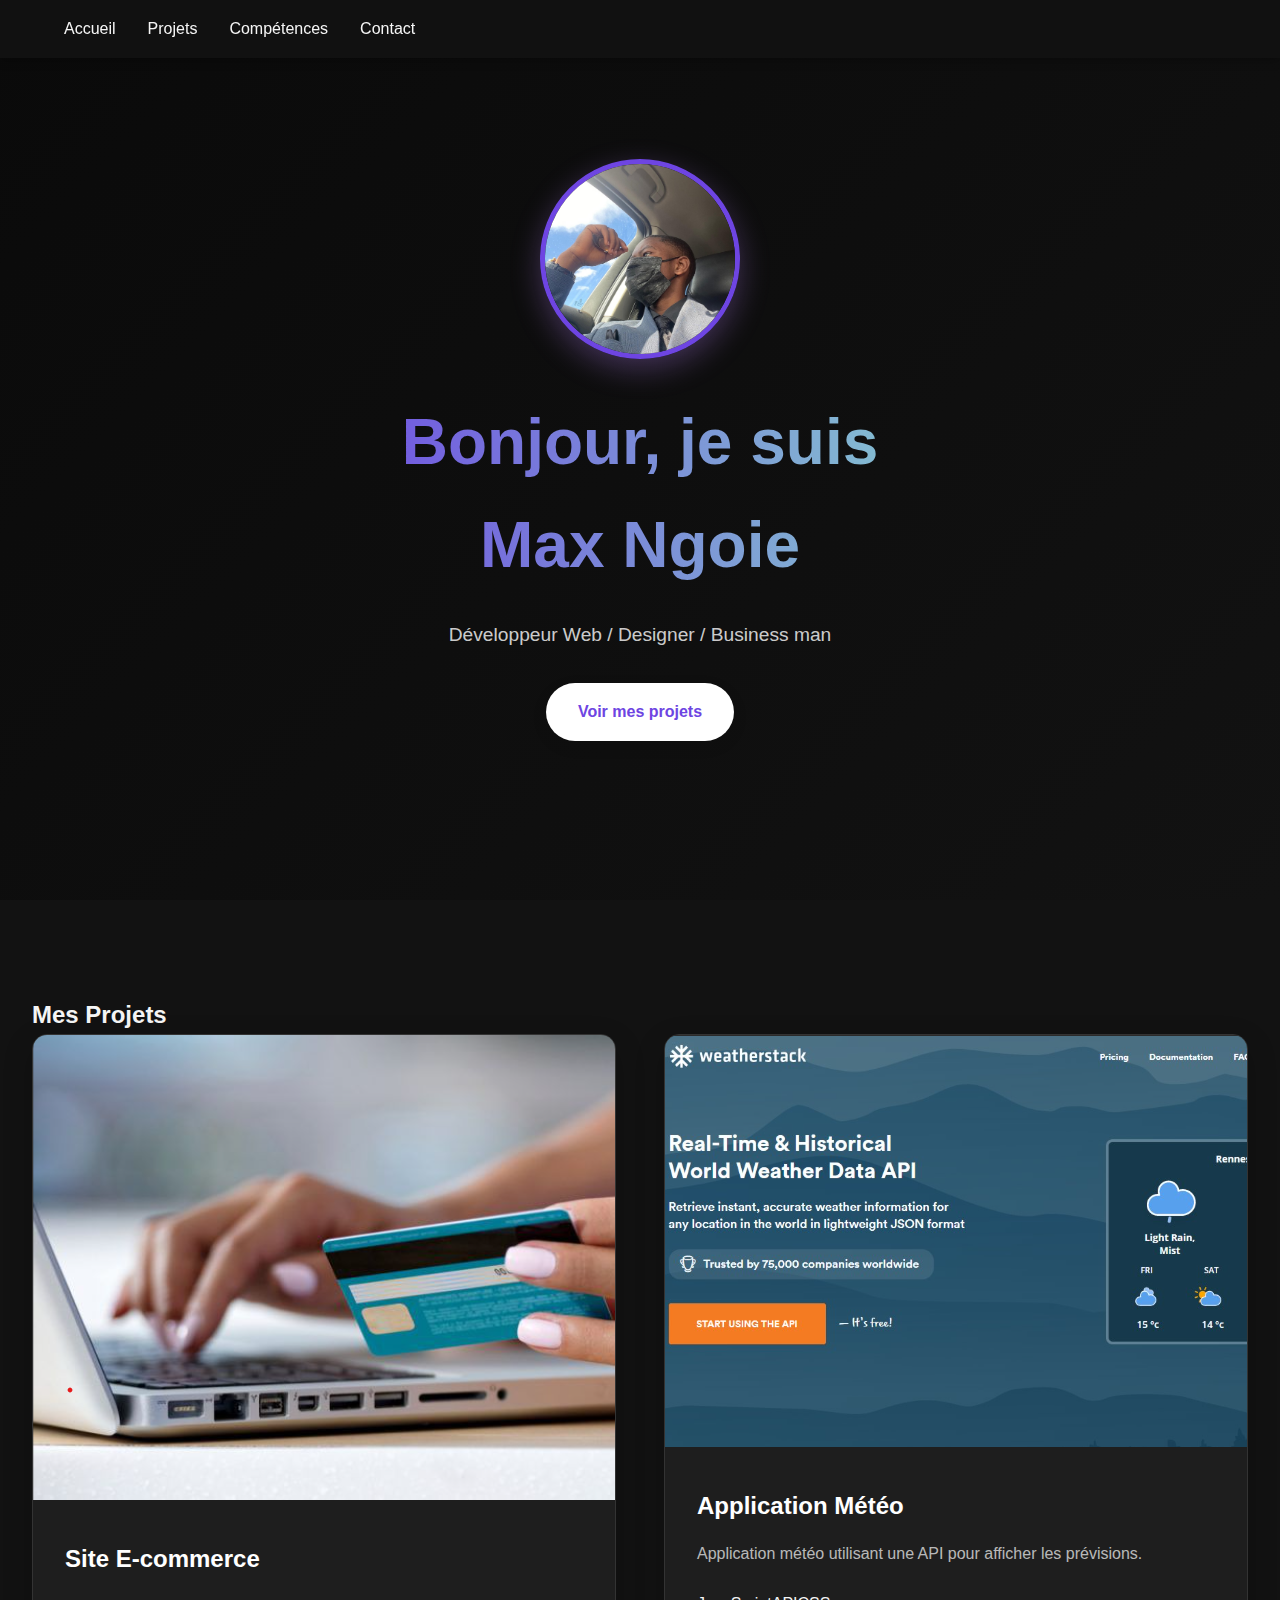
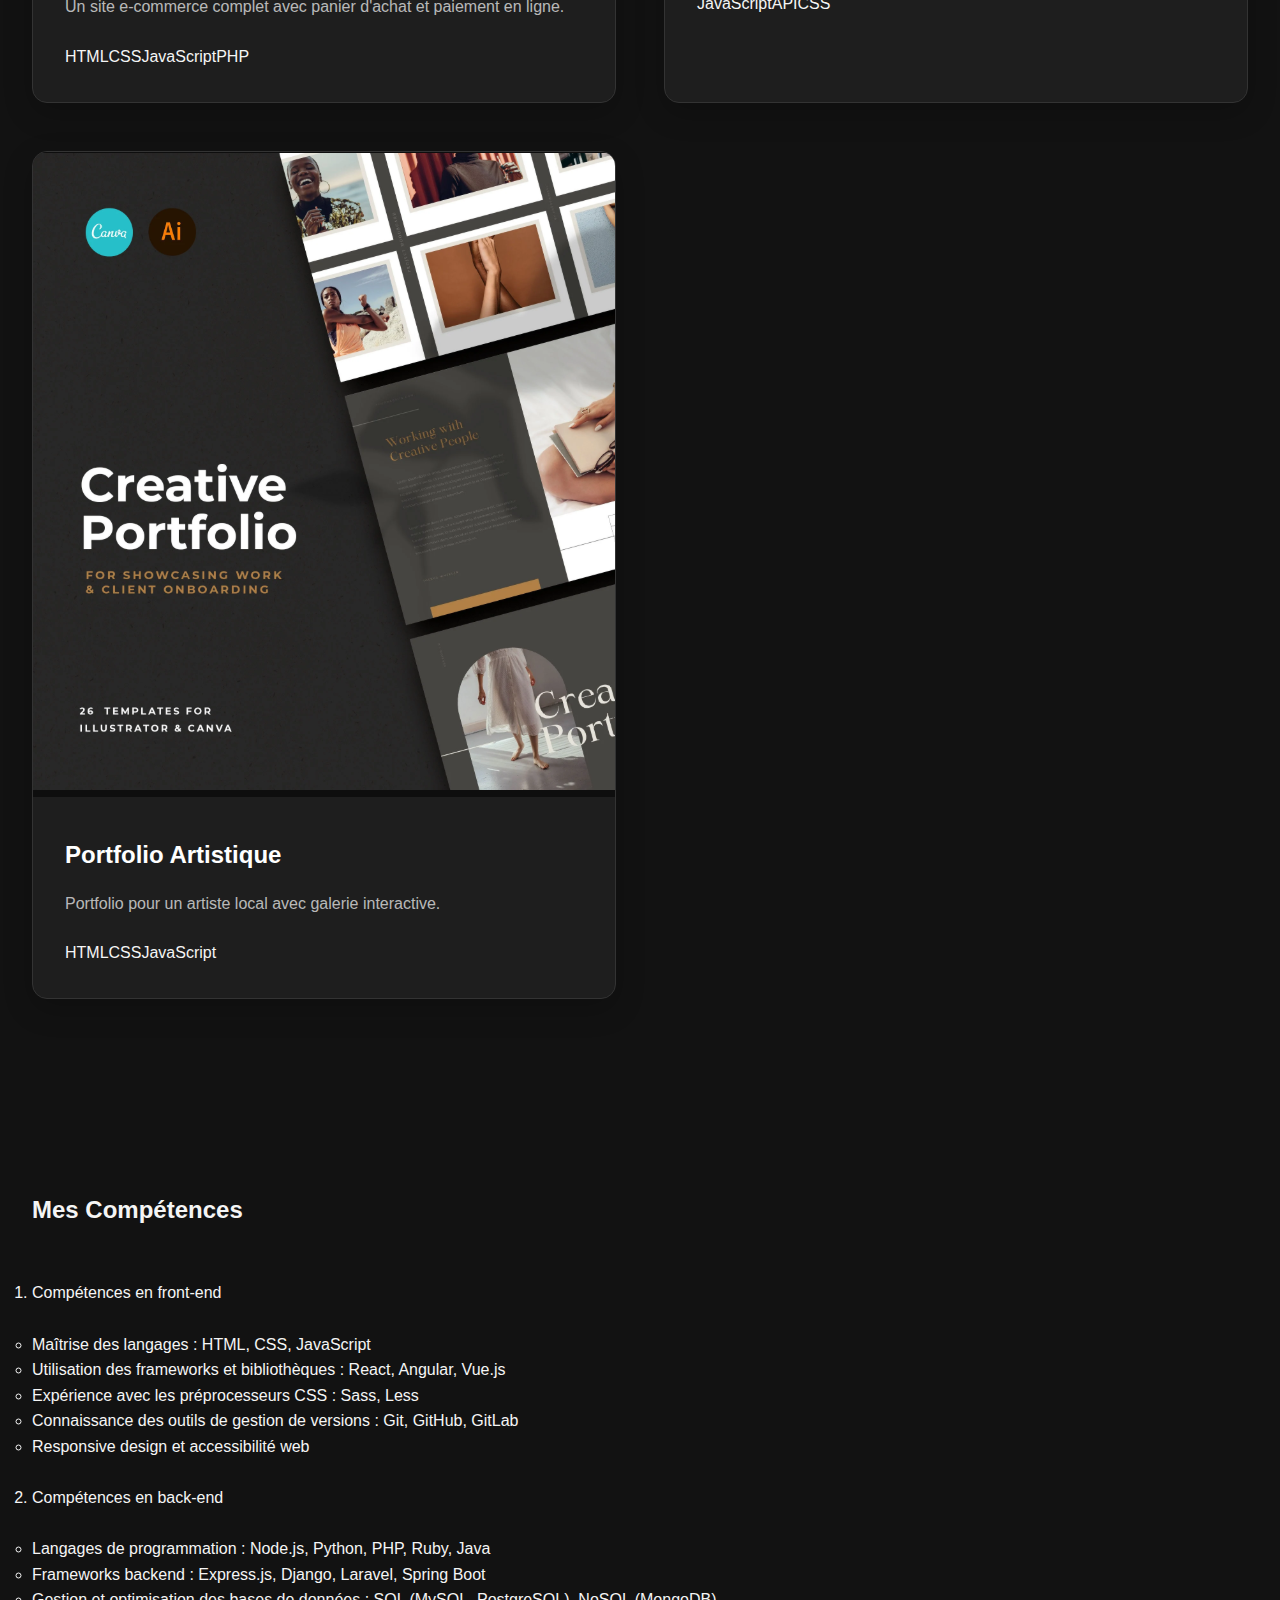
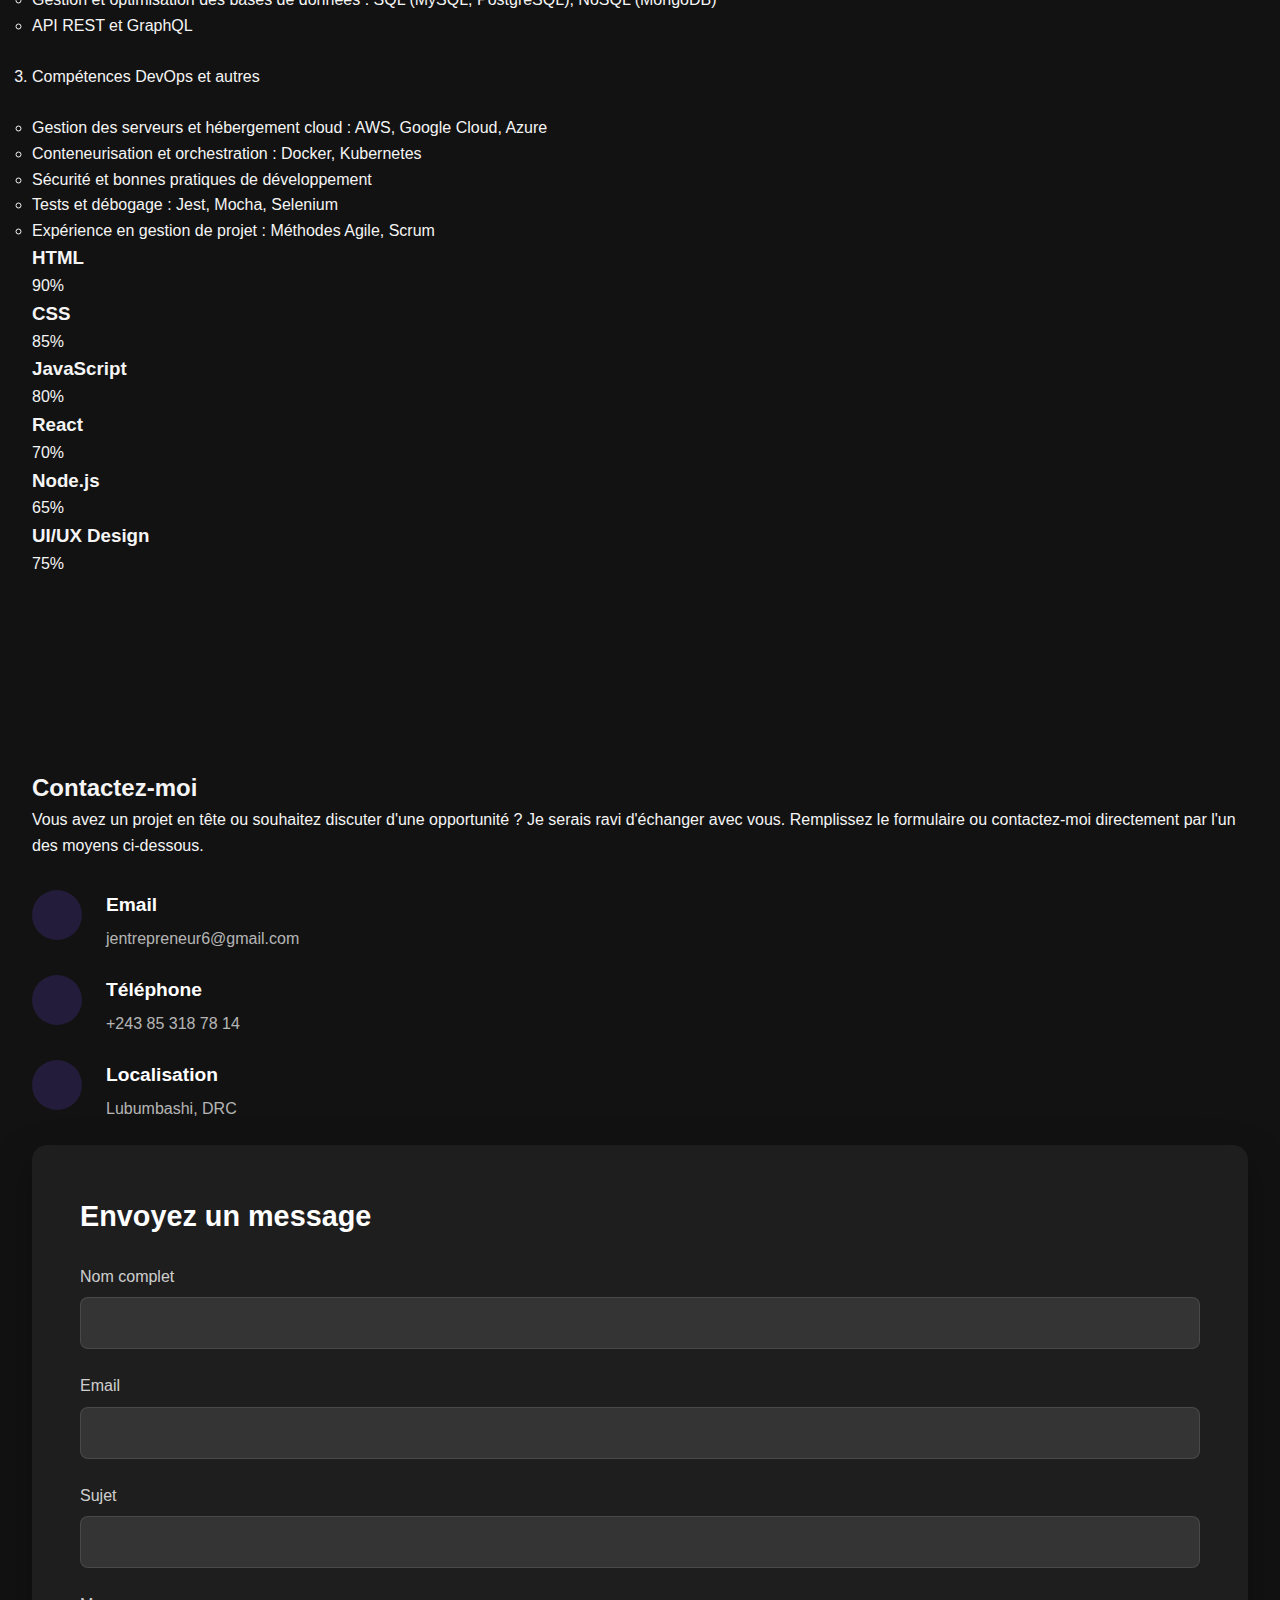
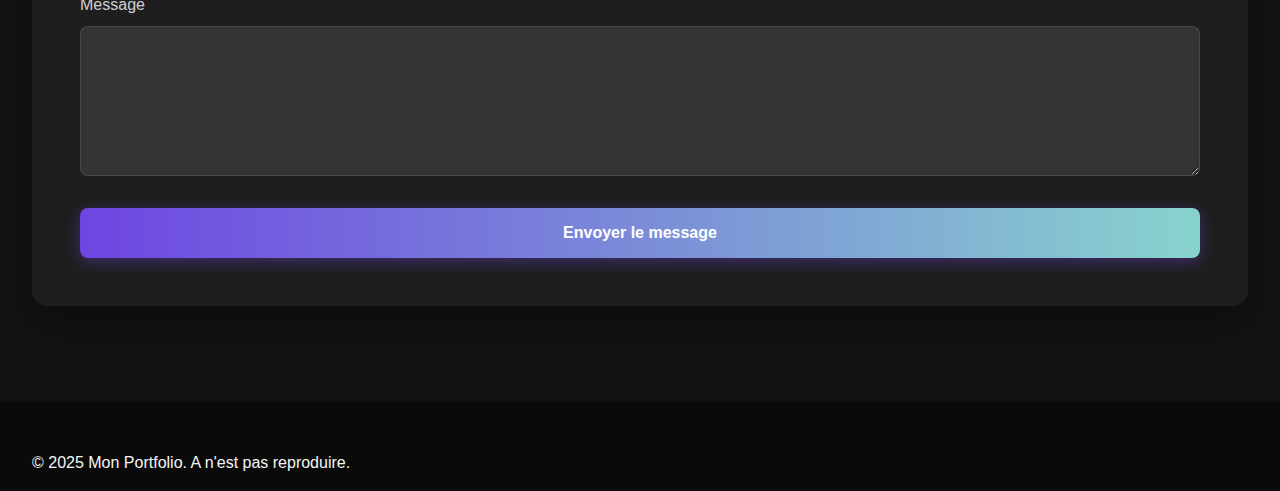
<file: index.html>
<!DOCTYPE html>
<html lang="fr">
<head>
    <meta charset="UTF-8">
    <meta name="viewport" content="width=device-width, initial-scale=1.0">
    <title>Mon Portfolio</title>
    <link rel="stylesheet" href="style.css">
</head>
<body>
    <header>
        <nav>
            <ul>
                <li><a href="#accueil">Accueil</a></li>
                <li><a href="#projets">Projets</a></li>
                <li><a href="#competences">Compétences</a></li>
                <li><a href="#contact">Contact</a></li>
            </ul>
        </nav>
    </header>

    <section id="accueil" class="hero">
        <div class="hero-content">
            <div class="profile-pic">
                <img src="jeune.jpg" alt="Ma photo de profil">
            </div>

            <h1>Bonjour, je suis <span class='highlight'>Max Ngoie </span></h1>
            <p>Développeur Web / Designer / Business man</p>
            <a href="#projets" class="btn">Voir mes projets</a>
        </div>
    </section>

    <section id="projets" class="projects">
        <h2>Mes Projets</h2>
        <div class="project-grid">
            <!-- Les projets seront ajoutés dynamiquement avec JavaScript -->
        </div>
    </section>

    <section id="competences" class="skills">
        <h2>Mes Compétences</h2><br><br>
        <div class="skills-container">
            <ol>
            <li> Compétences en front-end</li><br>
                <ul>
                    <li>Maîtrise des langages : HTML, CSS, JavaScript</li>

                    <li>Utilisation des frameworks et bibliothèques : React, Angular, Vue.js</li>

                    <li>Expérience avec les préprocesseurs CSS : Sass, Less</li>

                    <li>Connaissance des outils de gestion de versions : Git, GitHub, GitLab</li>

                    <li>Responsive design et accessibilité web</li><br>
</ul>
            <li> Compétences en back-end</li><br>
                <ul>
                    <li>Langages de programmation : Node.js, Python, PHP, Ruby, Java</li>

                    <li>Frameworks backend : Express.js, Django, Laravel, Spring Boot</li>

                    <li>Gestion et optimisation des bases de données : SQL (MySQL, PostgreSQL), NoSQL (MongoDB)</li>

                    <li>API REST et GraphQL</li><br>
</ul>
            <li> Compétences DevOps et autres</li><br>
                <ul>
                    <li>Gestion des serveurs et hébergement cloud : AWS, Google Cloud, Azure</li>

                    <li>Conteneurisation et orchestration : Docker, Kubernetes</li>

                    <li>Sécurité et bonnes pratiques de développement</li>

                    <li>Tests et débogage : Jest, Mocha, Selenium</li>

                    <li>Expérience en gestion de projet : Méthodes Agile, Scrum</li>
</ul>
</ol>
        </div>
    </section>

    <section id="contact" class="contact">
        <h2>Contactez-moi</h2>

        <p>Vous avez un projet en tête ou souhaitez discuter d'une opportunité ? Je serais ravi d'échanger avec vous. Remplissez le formulaire ou contactez-moi directement par l'un des moyens ci-dessous.</p>
            
        <div class="contact-details">
            <div class="contact-item">
                <div class="contact-icon">
                    <i class="fas fa-envelope"></i>
                </div>
                <div class="contact-text">
                    <h3>Email</h3>
                    <a href="mailto:jentrepreneur6@gmail.com">jentrepreneur6@gmail.com</a>
                </div>
            </div>
            
            <div class="contact-item">
                <div class="contact-icon">
                    <i class="fas fa-phone-alt"></i>
                </div>
                <div class="contact-text">
                    <h3>Téléphone</h3>
                    <a href="tel:+243853187814">+243 85 318 78 14</a>
                </div>
            </div>
            
            <div class="contact-item">
                <div class="contact-icon">
                    <i class="fas fa-map-marker-alt"></i>
                </div>
                <div class="contact-text">
                    <h3>Localisation</h3>
                    <span>Lubumbashi, DRC</span>
                </div>
            </div>
        </div>
    </div>
    
    <div class="contact-form">
        <h3>Envoyez un message</h3>
        <form id="contactForm">
            <div class="form-group">
                <label for="name">Nom complet</label>
                <input type="text" id="name" class="form-control" required>
            </div>
            
            <div class="form-group">
                <label for="email">Email</label>
                <input type="email" id="email" class="form-control" required>
            </div>
            
            <div class="form-group">
                <label for="subject">Sujet</label>
                <input type="text" id="subject" class="form-control" required>
            </div>
            
            <div class="form-group">
                <label for="message">Message</label>
                <textarea id="message" class="form-control" required></textarea>
            </div>
            
            <button type="submit" class="submit-btn">Envoyer le message</button>
        </form>
    </div>
</div>

    </section>

    <footer>
        <p>&copy; 2025 Mon Portfolio. A n'est pas reproduire. </p>
    </footer>

    <script src="script.js"></script>
</body>
</html>
</file>
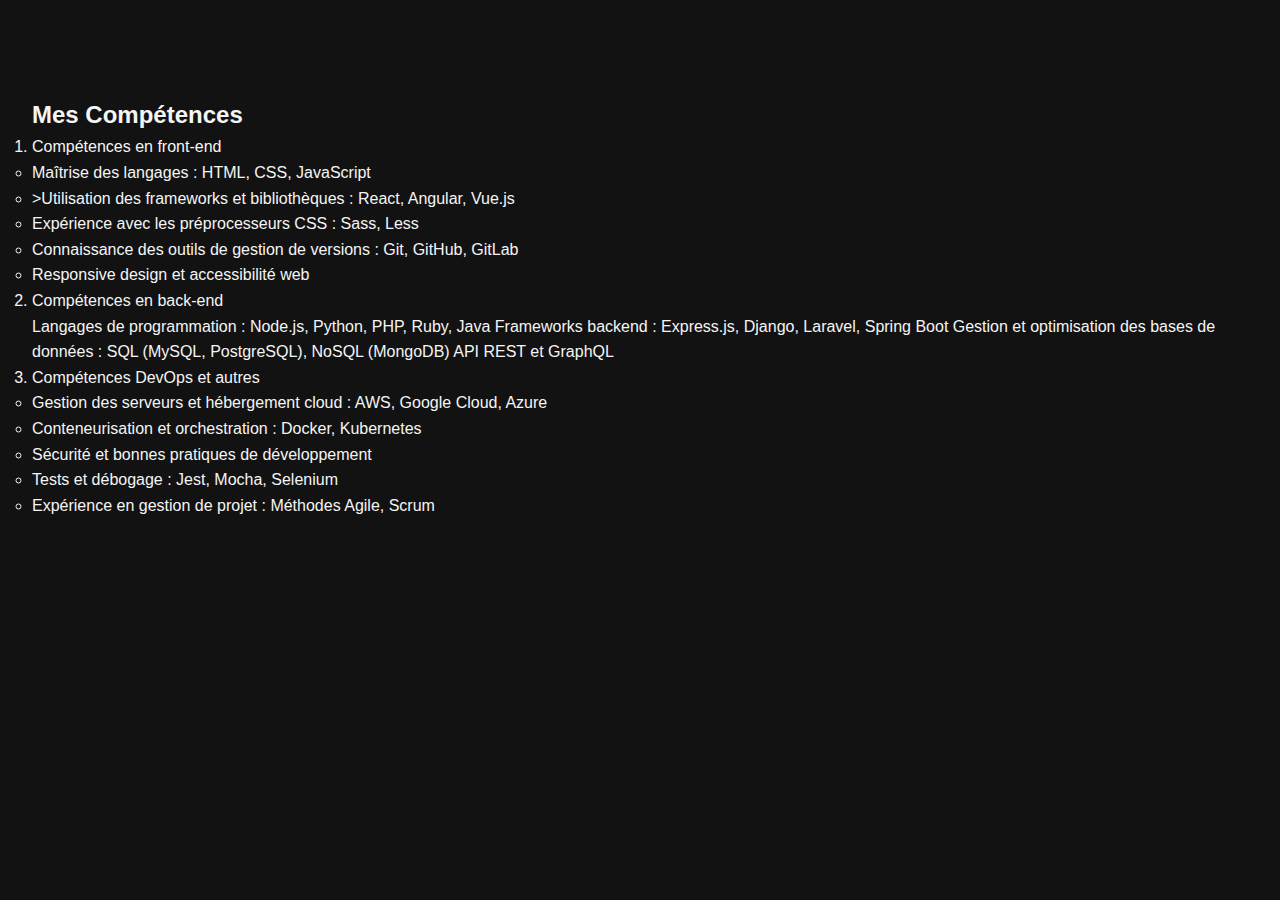
<file: competences.html>
<!DOCTYPE html>
<html lang="en">
<head>
    <meta charset="UTF-8">
    <meta name="viewport" content="width=device-width, initial-scale=1.0">
    <title>Competences</title>
    <link rel="stylesheet" href="portfolio.html">
    <link rel="stylesheet" href="style.css">



</head>
<body>
    <section id="competences" class="skills">
        <h2>Mes Compétences</h2>
        <div class="skills-container">
            <ol>
                <li> Compétences en front-end</li>
                    <ul>
                        <li>Maîtrise des langages : HTML, CSS, JavaScript</li>

                        <li>>Utilisation des frameworks et bibliothèques : React, Angular, Vue.js</li>

                        <li>Expérience avec les préprocesseurs CSS : Sass, Less</li>

                        <li>Connaissance des outils de gestion de versions : Git, GitHub, GitLab</li>

                        <li>Responsive design et accessibilité web</li>
</ul>

                 <li>Compétences en back-end</li>
                    <ul>
                        <l1>Langages de programmation : Node.js, Python, PHP, Ruby, Java</li>

                        <l1>Frameworks backend : Express.js, Django, Laravel, Spring Boot</li>

                        <l1>Gestion et optimisation des bases de données : SQL (MySQL, PostgreSQL), NoSQL (MongoDB)</li>

                        <l1>API REST et GraphQL</li>
</ul>
                <li> Compétences DevOps et autres</li>
                    <ul>
                        <li>Gestion des serveurs et hébergement cloud : AWS, Google Cloud, Azure</li>

                        <li>Conteneurisation et orchestration : Docker, Kubernetes</li>

                        <li>Sécurité et bonnes pratiques de développement</li>

                        <li>Tests et débogage : Jest, Mocha, Selenium</li>

                        <li>Expérience en gestion de projet : Méthodes Agile, Scrum</li>
</ul>
            </ul>
    
        </div>
    </section>

</body>
</html>
</file>
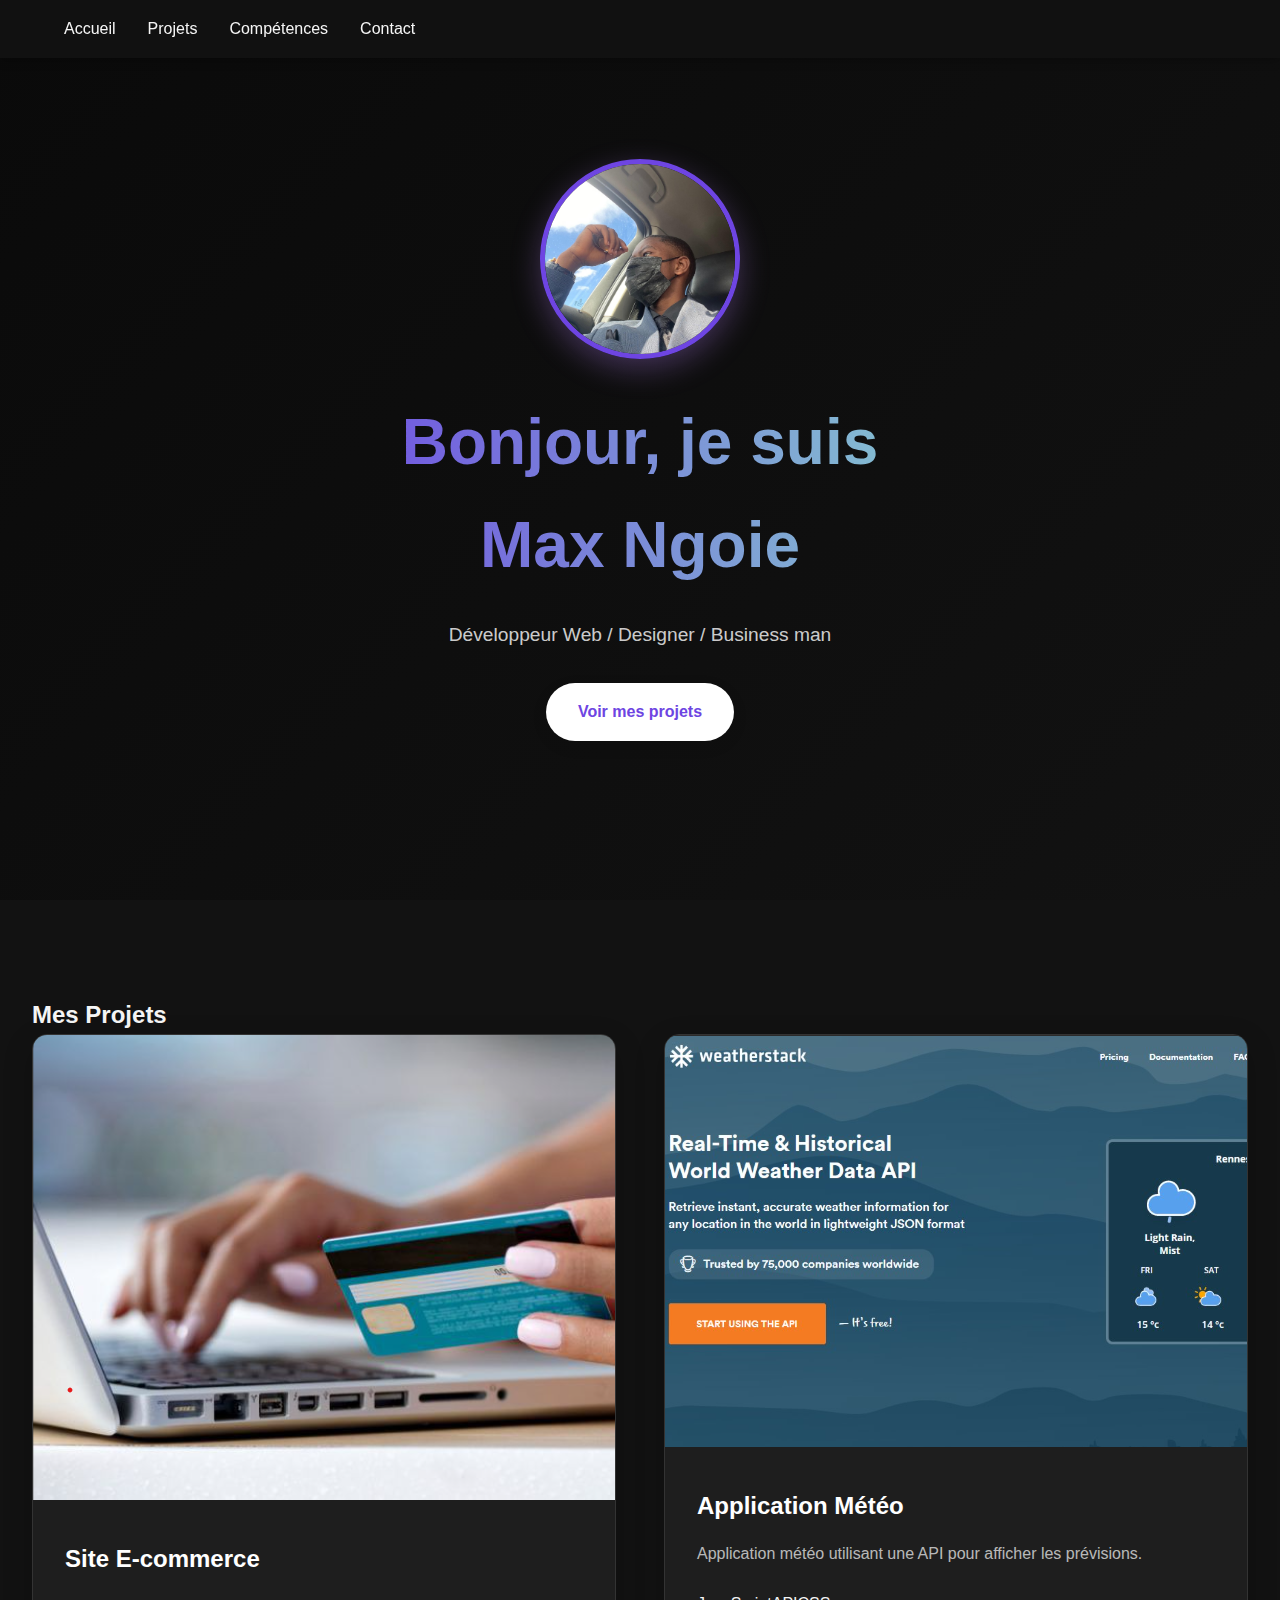
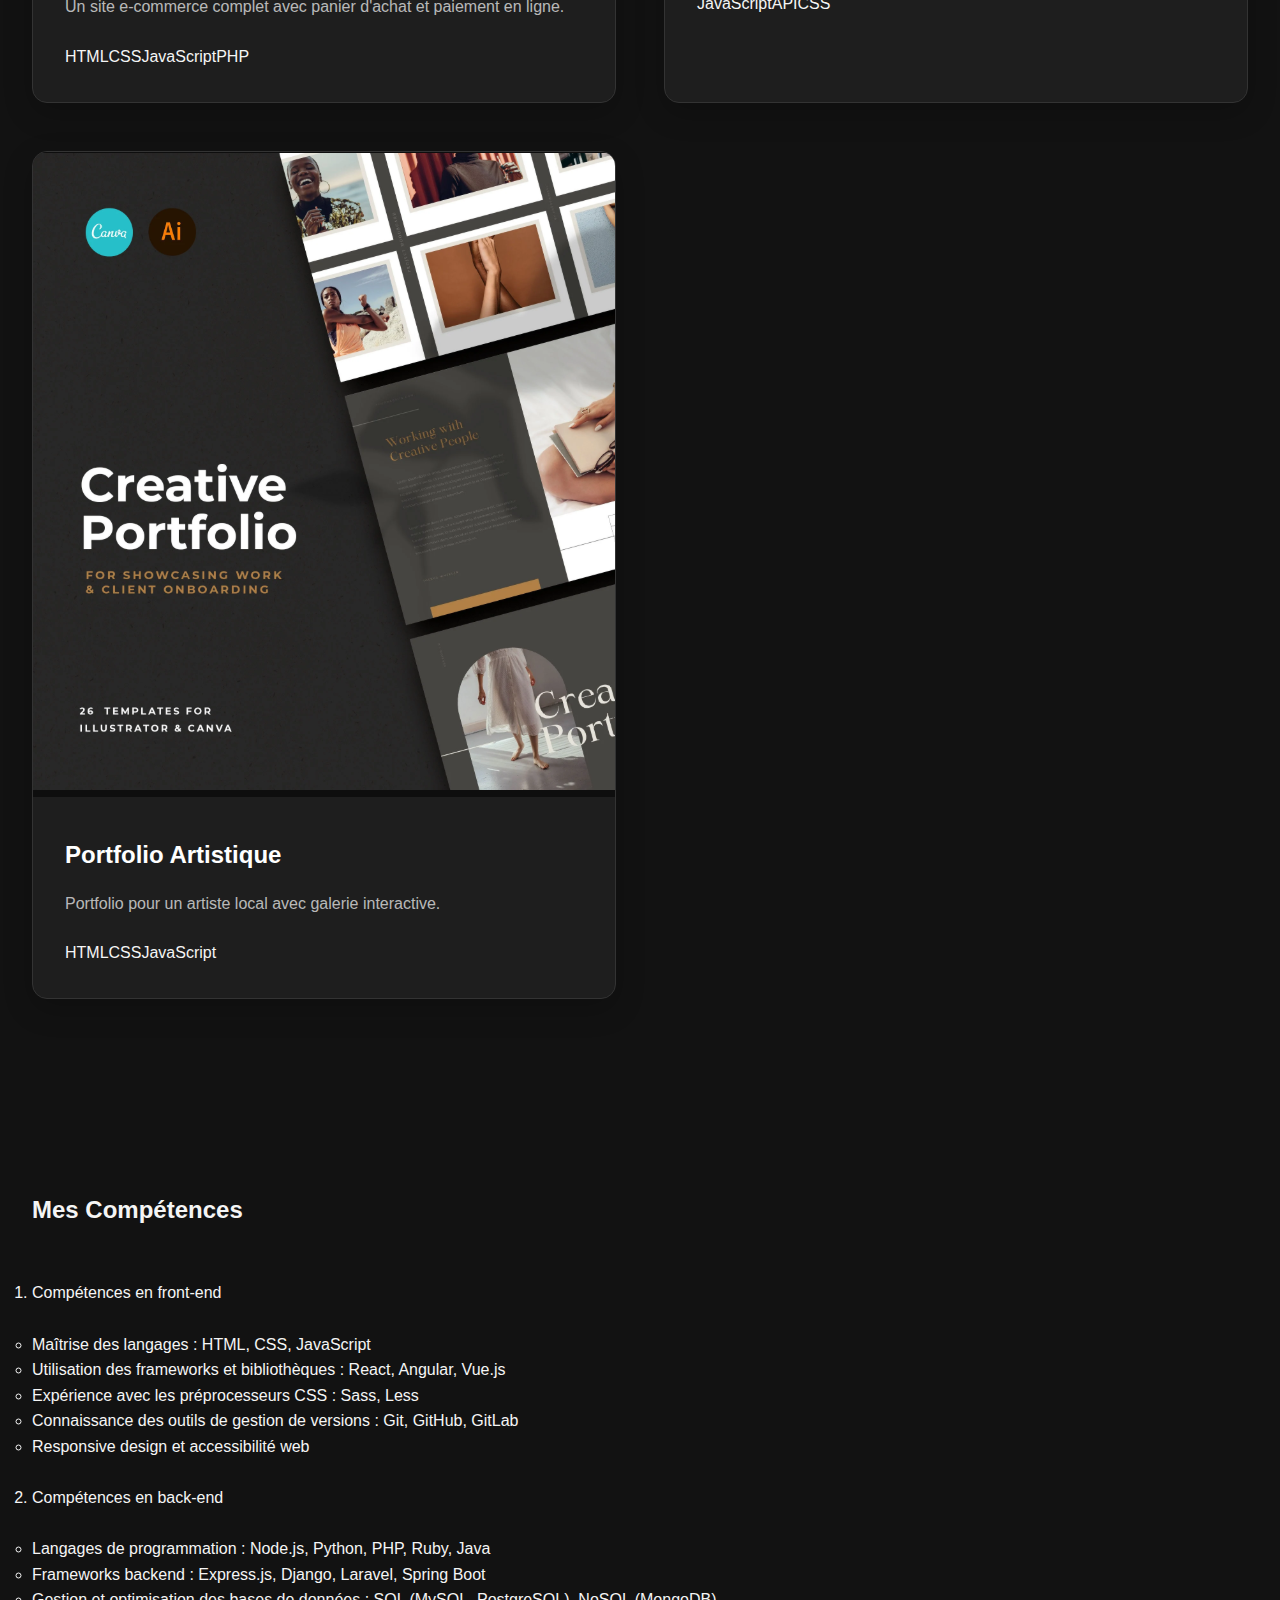
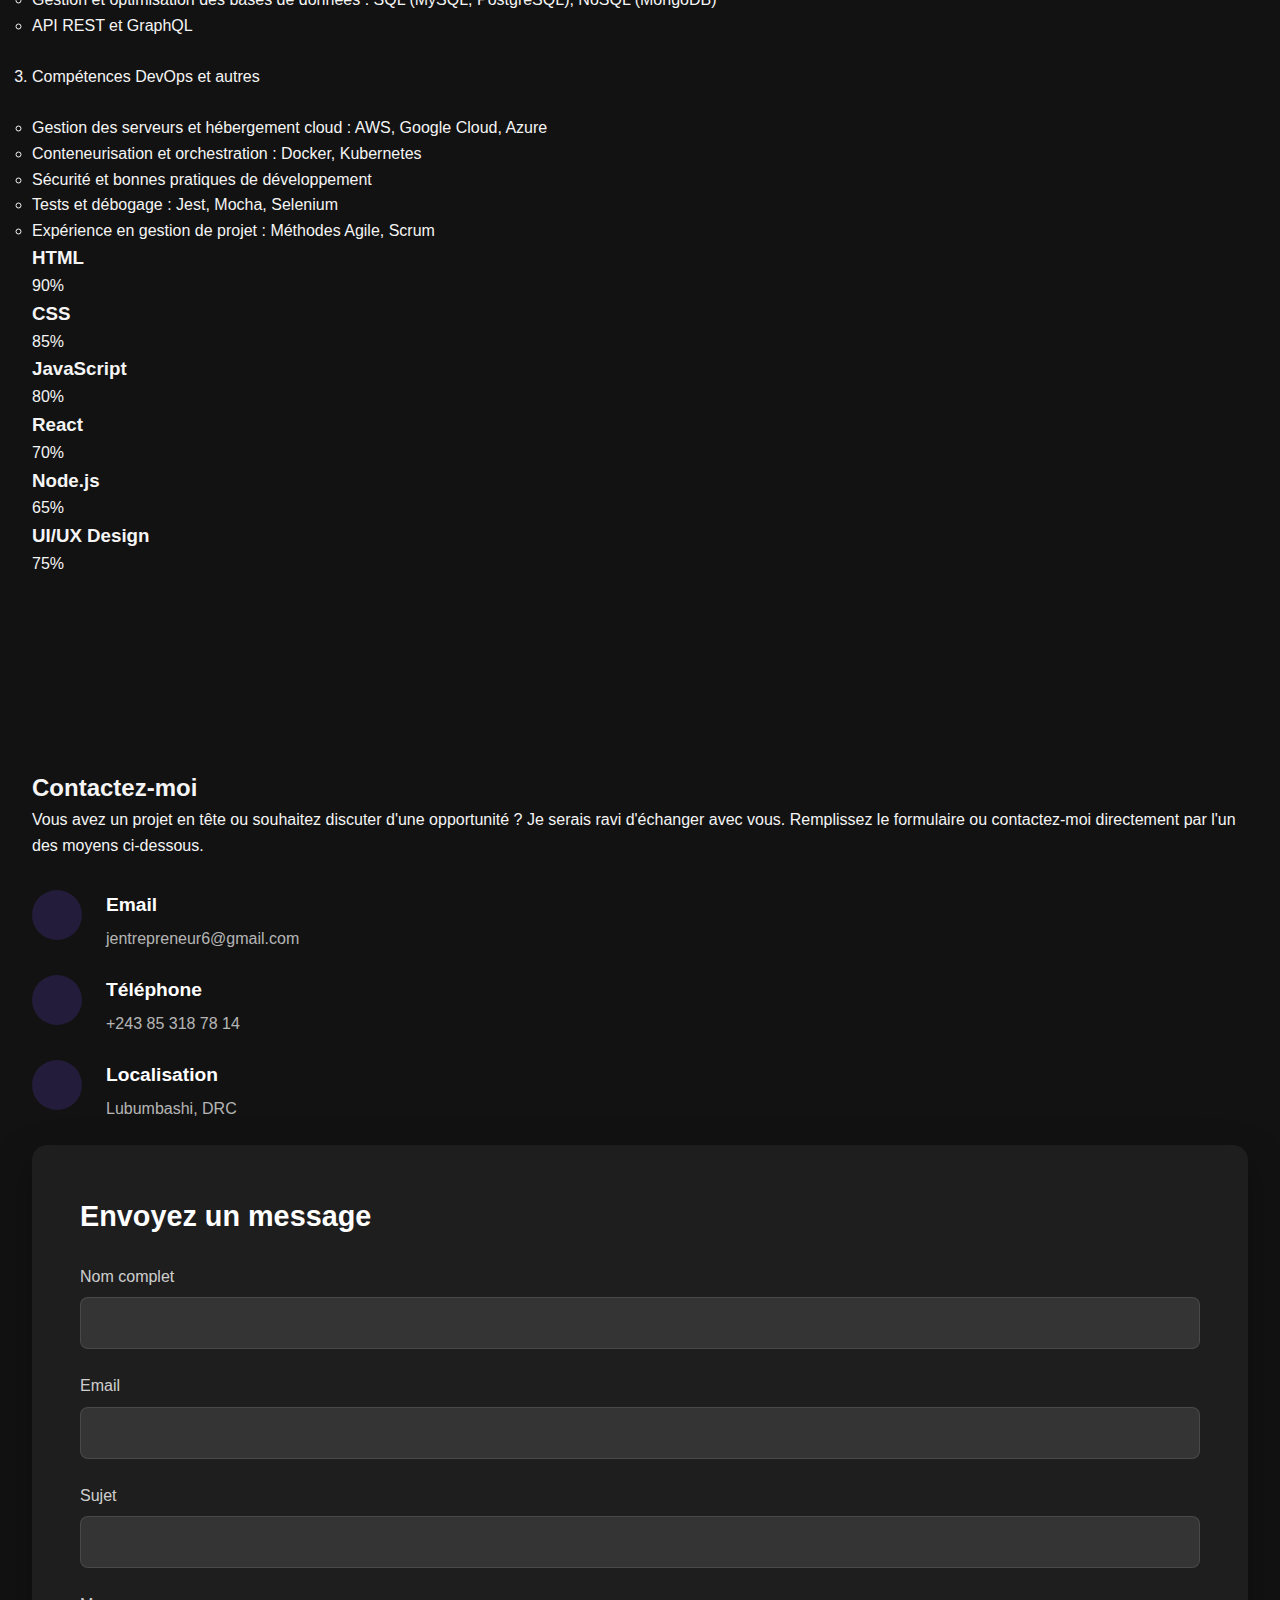
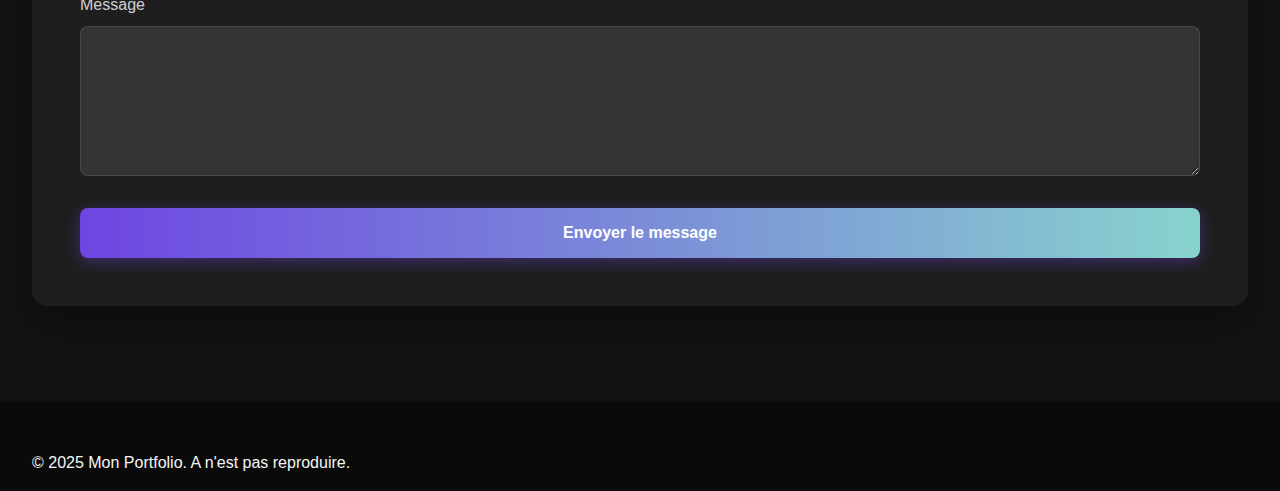
<file: portfolio.html>
<!DOCTYPE html>
<html lang="fr">
<head>
    <meta charset="UTF-8">
    <meta name="viewport" content="width=device-width, initial-scale=1.0">
    <title>Mon Portfolio</title>
    <link rel="stylesheet" href="style.css">
</head>
<body>
    <header>
        <nav>
            <ul>
                <li><a href="#accueil">Accueil</a></li>
                <li><a href="#projets">Projets</a></li>
                <li><a href="#competences">Compétences</a></li>
                <li><a href="#contact">Contact</a></li>
            </ul>
        </nav>
    </header>

    <section id="accueil" class="hero">
        <div class="hero-content">
            <div class="profile-pic">
                <img src="jeune.jpg" alt="Ma photo de profil">
            </div>

            <h1>Bonjour, je suis <span class='highlight'>Max Ngoie </span></h1>
            <p>Développeur Web / Designer / Business man</p>
            <a href="#projets" class="btn">Voir mes projets</a>
        </div>
    </section>

    <section id="projets" class="projects">
        <h2>Mes Projets</h2>
        <div class="project-grid">
            <!-- Les projets seront ajoutés dynamiquement avec JavaScript -->
        </div>
    </section>

    <section id="competences" class="skills">
        <h2>Mes Compétences</h2><br><br>
        <div class="skills-container">
            <ol>
            <li> Compétences en front-end</li><br>
                <ul>
                    <li>Maîtrise des langages : HTML, CSS, JavaScript</li>

                    <li>Utilisation des frameworks et bibliothèques : React, Angular, Vue.js</li>

                    <li>Expérience avec les préprocesseurs CSS : Sass, Less</li>

                    <li>Connaissance des outils de gestion de versions : Git, GitHub, GitLab</li>

                    <li>Responsive design et accessibilité web</li><br>
</ul>
            <li> Compétences en back-end</li><br>
                <ul>
                    <li>Langages de programmation : Node.js, Python, PHP, Ruby, Java</li>

                    <li>Frameworks backend : Express.js, Django, Laravel, Spring Boot</li>

                    <li>Gestion et optimisation des bases de données : SQL (MySQL, PostgreSQL), NoSQL (MongoDB)</li>

                    <li>API REST et GraphQL</li><br>
</ul>
            <li> Compétences DevOps et autres</li><br>
                <ul>
                    <li>Gestion des serveurs et hébergement cloud : AWS, Google Cloud, Azure</li>

                    <li>Conteneurisation et orchestration : Docker, Kubernetes</li>

                    <li>Sécurité et bonnes pratiques de développement</li>

                    <li>Tests et débogage : Jest, Mocha, Selenium</li>

                    <li>Expérience en gestion de projet : Méthodes Agile, Scrum</li>
</ul>
</ol>
        </div>
    </section>

    <section id="contact" class="contact">
        <h2>Contactez-moi</h2>

        <p>Vous avez un projet en tête ou souhaitez discuter d'une opportunité ? Je serais ravi d'échanger avec vous. Remplissez le formulaire ou contactez-moi directement par l'un des moyens ci-dessous.</p>
            
        <div class="contact-details">
            <div class="contact-item">
                <div class="contact-icon">
                    <i class="fas fa-envelope"></i>
                </div>
                <div class="contact-text">
                    <h3>Email</h3>
                    <a href="mailto:jentrepreneur6@gmail.com">jentrepreneur6@gmail.com</a>
                </div>
            </div>
            
            <div class="contact-item">
                <div class="contact-icon">
                    <i class="fas fa-phone-alt"></i>
                </div>
                <div class="contact-text">
                    <h3>Téléphone</h3>
                    <a href="tel:+243853187814">+243 85 318 78 14</a>
                </div>
            </div>
            
            <div class="contact-item">
                <div class="contact-icon">
                    <i class="fas fa-map-marker-alt"></i>
                </div>
                <div class="contact-text">
                    <h3>Localisation</h3>
                    <span>Lubumbashi, DRC</span>
                </div>
            </div>
        </div>
    </div>
    
    <div class="contact-form">
        <h3>Envoyez un message</h3>
        <form id="contactForm">
            <div class="form-group">
                <label for="name">Nom complet</label>
                <input type="text" id="name" class="form-control" required>
            </div>
            
            <div class="form-group">
                <label for="email">Email</label>
                <input type="email" id="email" class="form-control" required>
            </div>
            
            <div class="form-group">
                <label for="subject">Sujet</label>
                <input type="text" id="subject" class="form-control" required>
            </div>
            
            <div class="form-group">
                <label for="message">Message</label>
                <textarea id="message" class="form-control" required></textarea>
            </div>
            
            <button type="submit" class="submit-btn">Envoyer le message</button>
        </form>
    </div>
</div>

    </section>

    <footer>
        <p>&copy; 2025 Mon Portfolio. A n'est pas reproduire. </p>
    </footer>

    <script src="script.js"></script>
</body>
</html>
</file>
<file: style.css>
:root {
    --bg-dark: #121212;
    --bg-darker: #0a0a0a;
    --text-light: #e0e0e0;
    --text-lighter: #ffffff;
    --primary-color: #bb86fc;
    --primary-dark: #3700b3;
    --secondary-color: #03dac6;
    --card-bg: #1e1e1e;
    --card-border: #333;
}

/* Mode clair (optionnel) */
[data-theme="light"] {
    --bg-dark: #f5f5f5;
    --bg-darker: #e0e0e0;
    --text-light: #333;
    --text-lighter: #000;
    --primary-color: #6200ee;
    --primary-dark: #3700b3;
    --secondary-color: #03dac6;
    --card-bg: #fff;
    --card-border: #ddd;
}

/* Reset et styles de base */
* {
    margin: 0;
    padding: 0;
    box-sizing: border-box;
    font-family: 'Poppins', sans-serif;
    transition: background 0.3s, color 0.3s;
}

body {
    background-color: var(--bg-dark);
    color: var(--text-light);
    line-height: 1.6;
}

header {
    background: var(--bg-darker);
    padding: 1rem 2rem;
    position: fixed;
    width: 100%;
    top: 0;
    z-index: 1000;
    box-shadow: 0 2px 10px rgba(0,0,0,0.3);
}

nav {
    display: flex;
    justify-content: space-between;
    align-items: center;
}

.logo span {
    font-weight: 700;
    color: var(--primary-color);
    font-size: 1.5rem;
}

nav ul {
    display: flex;
    list-style: none;
}

nav ul li {
    margin-left: 2rem;
}

nav ul li a {
    color: var(--text-light);
    text-decoration: none;
    font-weight: 500;
    position: relative;
    padding: 0.5rem 0;
}

nav ul li a::after {
    content: '';
    position: absolute;
    bottom: 0;
    left: 0;
    width: 0;
    height: 2px;
    background: var(--primary-color);
    transition: width 0.3s;
}

nav ul li a:hover::after {
    width: 100%;
}

#theme-toggle {
    background: none;
    border: none;
    color: var(--text-light);
    font-size: 1.2rem;
    cursor: pointer;
}

.menu-toggle {
    display: none;
    cursor: pointer;
}

section {
    padding: 6rem 2rem;
    min-height: 100vh;
}

.hero {
    background: linear-gradient(135deg, var(--bg-darker), var(--bg-dark));
    display: flex;
    align-items: center;
    justify-content: center;
    text-align: center;
}

.hero-content {
    max-width: 800px;
}

.profile-pic {
    width: 200px;
    height: 200px;
    margin: 0 auto 2rem;
    border-radius: 50%;
    overflow: hidden;
    border: 5px solid var(--primary-color);
    box-shadow: 0 10px 30px rgba(187, 134, 252, 0.3);
}

.profile-pic img {
    width: 100%;
    height: 100%;
    object-fit: cover;
}

.hero-content h1 {
    font-size: 3rem;
    margin-bottom: 1rem;
    color: var(--text-lighter);
}

.highlight {
    color: var(--primary-color);
}

.subtitle {
    font-size: 1.5rem;
    margin-bottom: 2rem;
    color: var(--secondary-color);
}

.social-links {
    margin: 2rem 0;
}

.social-links a {
    color: var(--text-light);
    font-size: 1.5rem;
    margin: 0 0.5rem;
    transition: color 0.3s;
}

.social-links a:hover {
    color: var(--primary-color);
}

.btn {
    display: inline-block;
    background: var(--primary-color);
    color: #000;
    padding: 0.8rem 1.5rem;
    border: none;
    border-radius: 30px;
    text-decoration: none;
    font-weight: 600;
    transition: all 0.3s;
    box-shadow: 0 4px 15px rgba(187, 134, 252, 0.4);
}

.btn:hover {
    background: var(--primary-dark);
    color: white;
    transform: translateY(-3px);
    box-shadow: 0 6px 20px rgba(187, 134, 252, 0.6);
}

/* Styles pour les cartes de projet */
.project-card {
    background: var(--card-bg);
    border: 1px solid var(--card-border);
    border-radius: 10px;
    overflow: hidden;
    transition: all 0.3s;
}

.project-card:hover {
    transform: translateY(-10px);
    box-shadow: 0 10px 30px rgba(0,0,0,0.3);
}

/* Responsive */
@media (max-width: 768px) {
    nav ul {
        position: fixed;
        top: 70px;
        left: -100%;
        width: 100%;
        height: calc(100vh - 70px);
        background: var(--bg-darker);
        flex-direction: column;
        align-items: center;
        padding-top: 2rem;
        transition: left 0.3s;
    }

    nav ul.active {
        left: 0;
    }

    nav ul li {
        margin: 1rem 0;
    }

    .menu-toggle {
        display: block;
    }

    .hero-content h1 {
        font-size: 2.2rem;
    }

    .subtitle {
        font-size: 1.2rem;
    }
}



/* Variables */
:root {
    --primary-color: #6e45e2;
    --secondary-color: #88d3ce;
    --dark-color: #121212;
    --darker-color: #0a0a0a;
    --light-color: #f5f5f5;
    --lighter-color: #ffffff;
    --card-bg: #1e1e1e;
    --card-border: #333;
}

/* Reset et styles de base */
* {
    margin: 0;
    padding: 0;
    box-sizing: border-box;
    font-family: 'Poppins', sans-serif;
}

body {
    background-color: var(--dark-color);
    color: var(--light-color);
    line-height: 1.6;
}

/* Header */
header {
    background: rgba(18, 18, 18, 0.9);
    padding: 1rem 2rem;
    position: fixed;
    width: 100%;
    top: 0;
    z-index: 1000;
    backdrop-filter: blur(10px);
}

nav {
    display: flex;
    justify-content: space-between;
    align-items: center;
}

.logo span {
    font-weight: 700;
    color: var(--primary-color);
    font-size: 1.5rem;
}

nav ul {
    display: flex;
    list-style: none;
}

nav ul li {
    margin-left: 2rem;
}

nav ul li a {
    color: var(--light-color);
    text-decoration: none;
    font-weight: 500;
    position: relative;
    padding: 0.5rem 0;
    transition: color 0.3s;
}

nav ul li a.active {
    color: var(--primary-color);
}

nav ul li a::after {
    content: '';
    position: absolute;
    bottom: 0;
    left: 0;
    width: 0;
    height: 2px;
    background: var(--primary-color);
    transition: width 0.3s;
}

nav ul li a:hover::after,
nav ul li a.active::after {
    width: 100%;
}

.menu-toggle {
    display: none;
    cursor: pointer;
}

/* Hero Section */
.projects-hero {
    height: 80vh;
    display: flex;
    align-items: center;
    justify-content: center;
    text-align: center;
    background: linear-gradient(135deg, var(--darker-color), var(--dark-color));
    position: relative;
    overflow: hidden;
    margin-top: 70px;
}

.projects-hero::before {
    content: '';
    position: absolute;
    top: 0;
    left: 0;
    width: 100%;
    height: 100%;
    background: radial-gradient(circle at 20% 50%, rgba(110, 69, 226, 0.2) 0%, transparent 50%);
}

.hero-content {
    max-width: 800px;
    padding: 0 2rem;
    position: relative;
    z-index: 1;
}

.hero-content h1 {
    font-size: 4rem;
    margin-bottom: 1.5rem;
    font-weight: 700;
    background: linear-gradient(90deg, var(--primary-color), var(--secondary-color));
    -webkit-background-clip: text;
    -webkit-text-fill-color: transparent;
    background-clip: text;
}

.hero-content h1 span {
    display: inline-block;
}

.hero-content p {
    font-size: 1.2rem;
    margin-bottom: 2rem;
    color: rgba(255, 255, 255, 0.8);
}

.scroll-indicator {
    margin-top: 3rem;
    animation: bounce 2s infinite;
}

.scroll-indicator i {
    font-size: 1.5rem;
    color: var(--primary-color);
}

@keyframes bounce {
    0%, 20%, 50%, 80%, 100% {
        transform: translateY(0);
    }
    40% {
        transform: translateY(-20px);
    }
    60% {
        transform: translateY(-10px);
    }
}

/* Projects Container */
.projects-container {
    padding: 5rem 2rem;
    max-width: 1400px;
    margin: 0 auto;
}

.project-grid {
    display: grid;
    grid-template-columns: repeat(auto-fill, minmax(400px, 1fr));
    gap: 3rem;
}

.project-card {
    background: var(--card-bg);
    border-radius: 15px;
    overflow: hidden;
    transition: transform 0.5s cubic-bezier(0.175, 0.885, 0.32, 1.275), box-shadow 0.5s;
    box-shadow: 0 10px 30px rgba(0, 0, 0, 0.2);
    position: relative;
}

.floating-image {
    animation: float 6s ease-in-out infinite;
}

@keyframes float {
    0% {
        transform: translateY(0px);
    }
    50% {
        transform: translateY(-15px);
    }
    100% {
        transform: translateY(0px);
    }
}

.project-card:hover {
    transform: translateY(-10px) scale(1.02);
    box-shadow: 0 15px 40px rgba(110, 69, 226, 0.3);
}

.project-image {
    height: 250px;
    position: relative;
    overflow: hidden;
}

.project-image img {
    width: 100%;
    height: 100%;
    object-fit: cover;
    transition: transform 0.5s;
}

.project-card:hover .project-image img {
    transform: scale(1.05);
}

.image-overlay {
    position: absolute;
    top: 0;
    left: 0;
    width: 100%;
    height: 100%;
    background: linear-gradient(to top, rgba(18, 18, 18, 0.9), transparent);
    opacity: 0.7;
    transition: opacity 0.3s;
}

.project-card:hover .image-overlay {
    opacity: 0.5;
}

.project-info {
    padding: 2rem;
}

.project-category {
    display: inline-block;
    background: rgba(110, 69, 226, 0.2);
    color: var(--primary-color);
    padding: 0.3rem 0.8rem;
    border-radius: 20px;
    font-size: 0.8rem;
    font-weight: 600;
    margin-bottom: 1rem;
}

.project-info h3 {
    font-size: 1.5rem;
    margin-bottom: 1rem;
    color: var(--lighter-color);
}

.project-info p {
    color: rgba(255, 255, 255, 0.7);
    margin-bottom: 1.5rem;
    line-height: 1.6;
}

.project-tags {
    display: flex;
    flex-wrap: wrap;
    gap: 0.5rem;
    margin-bottom: 1.5rem;
}

.project-tags span {
    background: rgba(255, 255, 255, 0.1);
    padding: 0.3rem 0.8rem;
    border-radius: 4px;
    font-size: 0.8rem;
    color: rgba(255, 255, 255, 0.8);
}

.project-link {
    display: inline-flex;
    align-items: center;
    color: var(--primary-color);
    text-decoration: none;
    font-weight: 600;
    transition: color 0.3s;
}

.project-link i {
    margin-left: 0.5rem;
    transition: transform 0.3s;
}

.project-link:hover {
    color: var(--secondary-color);
}

.project-link:hover i {
    transform: translateX(5px);
}

/* CTA Section */
.cta-section {
    padding: 5rem 2rem;
    background: linear-gradient(135deg, var(--primary-color), var(--secondary-color));
    text-align: center;
}

.cta-content {
    max-width: 800px;
    margin: 0 auto;
}

.cta-content h2 {
    font-size: 2.5rem;
    margin-bottom: 1.5rem;
    color: white;
}

.cta-content p {
    font-size: 1.2rem;
    margin-bottom: 2rem;
    color: rgba(255, 255, 255, 0.9);
}

.btn {
    display: inline-block;
    background: white;
    color: var(--primary-color);
    padding: 1rem 2rem;
    border-radius: 30px;
    text-decoration: none;
    font-weight: 600;
    transition: all 0.3s;
    box-shadow: 0 5px 15px rgba(0, 0, 0, 0.1);
}

.btn:hover {
    transform: translateY(-3px);
    box-shadow: 0 8px 20px rgba(0, 0, 0, 0.2);
}

/* Footer */
footer {
    background: var(--darker-color);
    padding: 3rem 2rem 1rem;
}

.footer-content {
    max-width: 1200px;
    margin: 0 auto;
    display: grid;
    grid-template-columns: repeat(auto-fit, minmax(200px, 1fr));
    gap: 2rem;
    margin-bottom: 2rem;
}

.footer-logo span {
    font-weight: 700;
    color: var(--primary-color);
    font-size: 1.5rem;
}

.footer-logo p {
    color: rgba(255, 255, 255, 0.7);
    margin-top: 0.5rem;
}

.footer-links ul {
    list-style: none;
}

.footer-links li {
    margin-bottom: 0.8rem;
}

.footer-links a {
    color: rgba(255, 255, 255, 0.7);
    text-decoration: none;
    transition: color 0.3s;
}

.footer-links a:hover {
    color: var(--primary-color);
}

.footer-social {
    display: flex;
    gap: 1rem;
}

.footer-social a {
    color: rgba(255, 255, 255, 0.7);
    font-size: 1.2rem;
    transition: color 0.3s;
}

.footer-social a:hover {
    color: var(--primary-color);
}

.footer-bottom {
    text-align: center;
    padding-top: 2rem;
    border-top: 1px solid rgba(255, 255, 255, 0.1);
    color: rgba(255, 255, 255, 0.5);
    font-size: 0.9rem;
}

/* Responsive */
@media (max-width: 992px) {
    .project-grid {
        grid-template-columns: repeat(auto-fill, minmax(350px, 1fr));
    }
}

@media (max-width: 768px) {
    nav ul {
        position: fixed;
        top: 70px;
        left: -100%;
        width: 100%;
        height: calc(100vh - 70px);
        background: var(--darker-color);
        flex-direction: column;
        align-items: center;
        padding-top: 2rem;
        transition: left 0.3s;
    }

    nav ul.active {
        left: 0;
    }

    nav ul li {
        margin: 1rem 0;
    }

    .menu-toggle {
        display: block;
    }

    .hero-content h1 {
        font-size: 2.5rem;
    }

    .project-grid {
        grid-template-columns: 1fr;
    }
}

@media (max-width: 480px) {
    .hero-content h1 {
        font-size: 2rem;
    }

    .projects-container {
        padding: 3rem 1rem;
    }

    .project-card {
        border-radius: 10px;
    }

    .project-info {
        padding: 1.5rem;
    }
}
/* Section Contact */
.contact-section {
    padding: 6rem 2rem;
    background: linear-gradient(135deg, var(--darker-color), #1a1a1a);
    position: relative;
    overflow: hidden;
}

.contact-section::before {
    content: '';
    position: absolute;
    top: -50%;
    left: -50%;
    width: 200%;
    height: 200%;
    background: radial-gradient(circle, rgba(136, 211, 206, 0.1) 0%, transparent 70%);
    z-index: 0;
}

.contact-container {
    max-width: 1200px;
    margin: 0 auto;
    display: grid;
    grid-template-columns: repeat(auto-fit, minmax(300px, 1fr));
    gap: 4rem;
    position: relative;
    z-index: 1;
}

.contact-info {
    animation: fadeInLeft 1s ease-out;
}

.contact-info h2 {
    font-size: 2.8rem;
    margin-bottom: 2rem;
    color: var(--lighter-color);
    position: relative;
    display: inline-block;
}

.contact-info h2::after {
    content: '';
    position: absolute;
    bottom: -10px;
    left: 0;
    width: 70px;
    height: 4px;
    background: linear-gradient(90deg, var(--primary-color), var(--secondary-color));
    border-radius: 2px;
}

.contact-info p {
    color: rgba(255, 255, 255, 0.8);
    margin-bottom: 2rem;
    line-height: 1.8;
    font-size: 1.1rem;
}

.contact-details {
    margin-top: 2rem;
}

.contact-item {
    display: flex;
    align-items: flex-start;
    margin-bottom: 1.5rem;
}

.contact-icon {
    width: 50px;
    height: 50px;
    background: rgba(110, 69, 226, 0.2);
    border-radius: 50%;
    display: flex;
    align-items: center;
    justify-content: center;
    margin-right: 1.5rem;
    color: var(--primary-color);
    font-size: 1.2rem;
    flex-shrink: 0;
}

.contact-text h3 {
    color: var(--lighter-color);
    margin-bottom: 0.3rem;
    font-size: 1.2rem;
}

.contact-text a, .contact-text span {
    color: rgba(255, 255, 255, 0.7);
    text-decoration: none;
    transition: color 0.3s;
}

.contact-text a:hover {
    color: var(--secondary-color);
}

.contact-form {
    background: var(--card-bg);
    padding: 3rem;
    border-radius: 15px;
    box-shadow: 0 15px 40px rgba(0, 0, 0, 0.3);
    animation: fadeInRight 1s ease-out;
}

.contact-form h3 {
    font-size: 1.8rem;
    margin-bottom: 1.5rem;
    color: var(--lighter-color);
}

.form-group {
    margin-bottom: 1.5rem;
}

.form-group label {
    display: block;
    margin-bottom: 0.5rem;
    color: rgba(255, 255, 255, 0.8);
    font-weight: 500;
}

.form-control {
    width: 100%;
    padding: 1rem;
    background: rgba(255, 255, 255, 0.1);
    border: 1px solid rgba(255, 255, 255, 0.1);
    border-radius: 8px;
    color: var(--lighter-color);
    font-size: 1rem;
    transition: all 0.3s;
}

.form-control:focus {
    outline: none;
    border-color: var(--primary-color);
    background: rgba(110, 69, 226, 0.1);
    box-shadow: 0 0 0 3px rgba(110, 69, 226, 0.2);
}

textarea.form-control {
    min-height: 150px;
    resize: vertical;
}

.submit-btn {
    background: linear-gradient(90deg, var(--primary-color), var(--secondary-color));
    color: white;
    border: none;
    padding: 1rem 2rem;
    border-radius: 8px;
    font-size: 1rem;
    font-weight: 600;
    cursor: pointer;
    transition: all 0.3s;
    width: 100%;
    box-shadow: 0 4px 15px rgba(110, 69, 226, 0.4);
}

.submit-btn:hover {
    transform: translateY(-3px);
    box-shadow: 0 8px 25px rgba(110, 69, 226, 0.6);
}

/* Animations */
@keyframes fadeInLeft {
    from {
        opacity: 0;
        transform: translateX(-50px);
    }
    to {
        opacity: 1;
        transform: translateX(0);
    }
}

@keyframes fadeInRight {
    from {
        opacity: 0;
        transform: translateX(50px);
    }
    to {
        opacity: 1;
        transform: translateX(0);
    }
}

/* Responsive */
@media (max-width: 768px) {
    .contact-section {
        padding: 4rem 1.5rem;
    }
    
    .contact-container {
        grid-template-columns: 1fr;
        gap: 3rem;
    }
    
    .contact-form {
        padding: 2rem;
    }
}

@media (max-width: 480px) {
    .contact-info h2 {
        font-size: 2.2rem;
    }
    
    .contact-icon {
        width: 40px;
        height: 40px;
        margin-right: 1rem;
    }
    
    .contact-form {
        padding: 1.5rem;
    }
}
</file>
